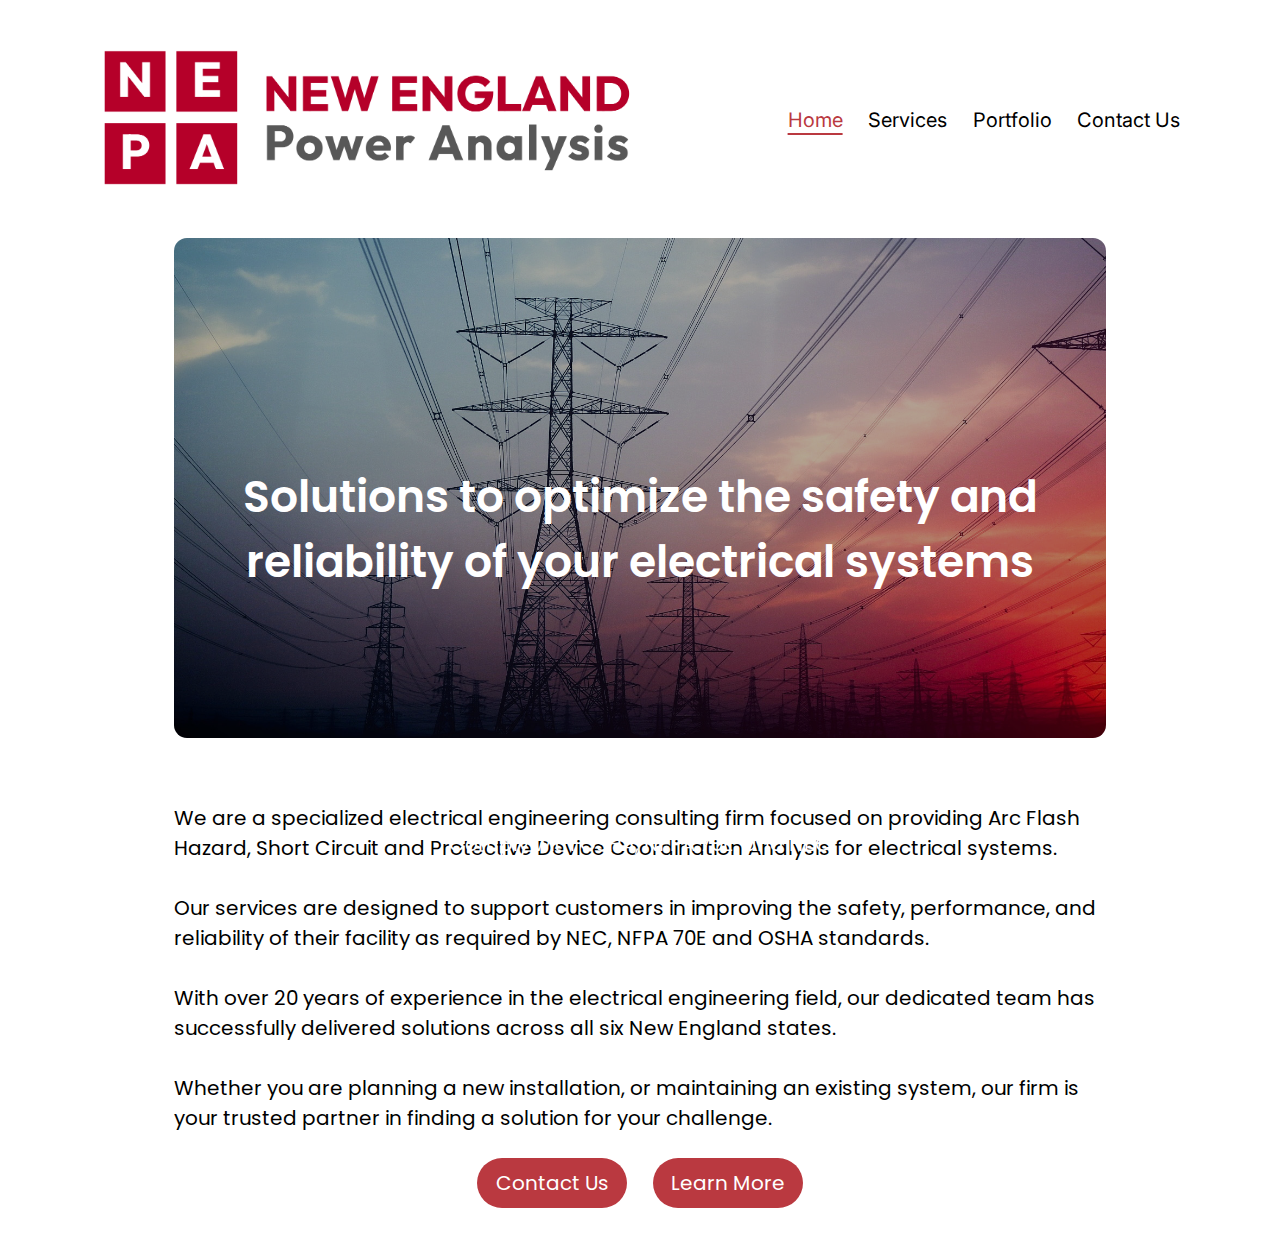
<file: index.html>
<!DOCTYPE html>
<html lang="en">
<head>
    <meta charset="UTF-8">
    <meta name="viewport" content="width=device-width, initial-scale=1.0">
    <title>NE Power Analysis | Home</title>
    <link rel="preconnect" href="https://fonts.googleapis.com">
    <link rel="preconnect" href="https://fonts.gstatic.com" crossorigin>
    <link href="https://fonts.googleapis.com/css2?family=Inter:ital,opsz,wght@0,14..32,100..900;1,14..32,100..900&display=swap" rel="stylesheet">
    <link href="https://fonts.googleapis.com/css2?family=Inter:ital,opsz,wght@0,14..32,100..900;1,14..32,100..900&family=Poppins:ital,wght@0,100;0,200;0,300;0,400;0,500;0,600;0,700;0,800;0,900;1,100;1,200;1,300;1,400;1,500;1,600;1,700;1,800;1,900&display=swap" rel="stylesheet">
    <link rel="stylesheet" href="stylesheet.css">
    <link rel="stylesheet" href="https://cdnjs.cloudflare.com/ajax/libs/font-awesome/4.7.0/css/font-awesome.min.css">
    
    <meta name="description" content="New England engineering consulting firm focused on providing Arc Flash Hazard, Short Circuit and Protective Device Coordination Analysis 
        to support customers in improving the safety, performance, and reliability of their facility as required by NEC, NFPA 70E and OSHA standards">
    <meta name="keywords" content="arc flash, short circuit, protective device coordination, OSHA compliant, NFPA 70E, power studies, power analysis, 
        power analyses, electrical equipment arc flash label, licensed electrical PE, electrical equipment safety, New England, North East, New Hampshire, 
        Maine, Vermont, Massachusetts, Rhode Island, Connecticut, SKM Power Tools analysis, ETAP, Easy power Analysis">
</head>
<body>
    <nav id="navbar">
        <a href="../index.html"><img src="/images/NEPAlogo.png" alt="NEPA Site Logo" id="navbar-picture"></a>
        <ul class="nav-links">
            <li><a href="index.html" id="index">Home</a></li>
            <li><a href="services.html" id="services">Services</a></li>
            <li><a href="portfolio.html" id="portfolio">Portfolio</a></li>
            <li><a href="contact.html" id="contact-us">Contact Us</a></li>
            <li><a href="javascript:void(0);" class="hamburger-button" onclick="hamburgerDropdown()">
                <i id="hamburgericon" class="fa fa-bars" style="font-size: 50px;"></i>
            </a></li>
        </ul>
    </nav>

    <nav id="hamburger-navbar">
        <ul class="hamburger-nav-links">
            <li><a href="index.html">Home</a></li>
            <li><a href="services.html">Services</a></li>
            <li><a href="portfolio.html">Portfolio</a></li>
            <li><a href="contact.html">Contact Us</a></li>
        </ul>
    </nav>




    

    <div id="about-us">
        <div id="image-container">
            <img id="about-us-photo" src="images/HP1.png" alt="NEPA about page stock photo">
            <h1 id="about-us-text">
                Solutions to optimize the safety and 
                reliability of your electrical systems
            </h1>
            <h2 id="about-us-subtext">Comply with OSHA, NFPA 70E, and NEC requirements</h2>
            <h2 id="about-us-subtext-small">Meet OSHA, NFPA 70E, NEC</h2>
        </div>
        <h2>
            We are a specialized electrical engineering consulting firm focused on providing Arc Flash Hazard, 
            Short Circuit and Protective Device Coordination Analysis for electrical systems.
            <br></br>
            Our services are designed to support customers in improving the safety, performance, and reliability of 
            their facility as required by NEC, NFPA 70E and OSHA standards.
            <br></br>
            With over 20 years of experience in the electrical engineering field, our dedicated team has 
            successfully delivered solutions across all six New England states.
            <br></br>
            Whether you are planning a new installation, or maintaining an existing system, 
            our firm is your trusted partner in finding a solution for your challenge.
        </h2>
    </div>








    <div id="main-buttons">
        <a href="contact.html"><div class="contact-us-button"><h3 class="contact-us-text">Contact Us</h3></div></a>
        <a href="services.html"><div class="contact-us-button"><h3 class="contact-us-text">Learn More</h3></div></a>
    </div>
</body>
<script>
    function hamburgerDropdown() {
        const hamburgerNavbar = document.getElementById("hamburger-navbar");
        hamburgerNavbar.classList.toggle("opened");
    }

    window.addEventListener("resize", () => {
        const hamburgerNavbar = document.getElementById("hamburger-navbar");
        if(window.innerWidth > 700) {
            hamburgerNavbar.classList.remove("opened");
        }
    })
</script>
<script>
    const links = document.querySelectorAll(".nav-links a, .hamburger-nav-links a");

    function normalizePath(path) {
        if (!path || path === "/" || path === "./") return "index";
        return path.replace(/^\.?\//, "").replace(/\.html$/, "").toLowerCase();
    }

    const currentPage = normalizePath(location.pathname);

    links.forEach(link => {
        const linkHref = link.getAttribute("href");
        const linkPage = normalizePath(linkHref);

        if (linkPage === currentPage) {
            link.classList.add("active-nav");
        }
    });
</script>
</html>
</file>
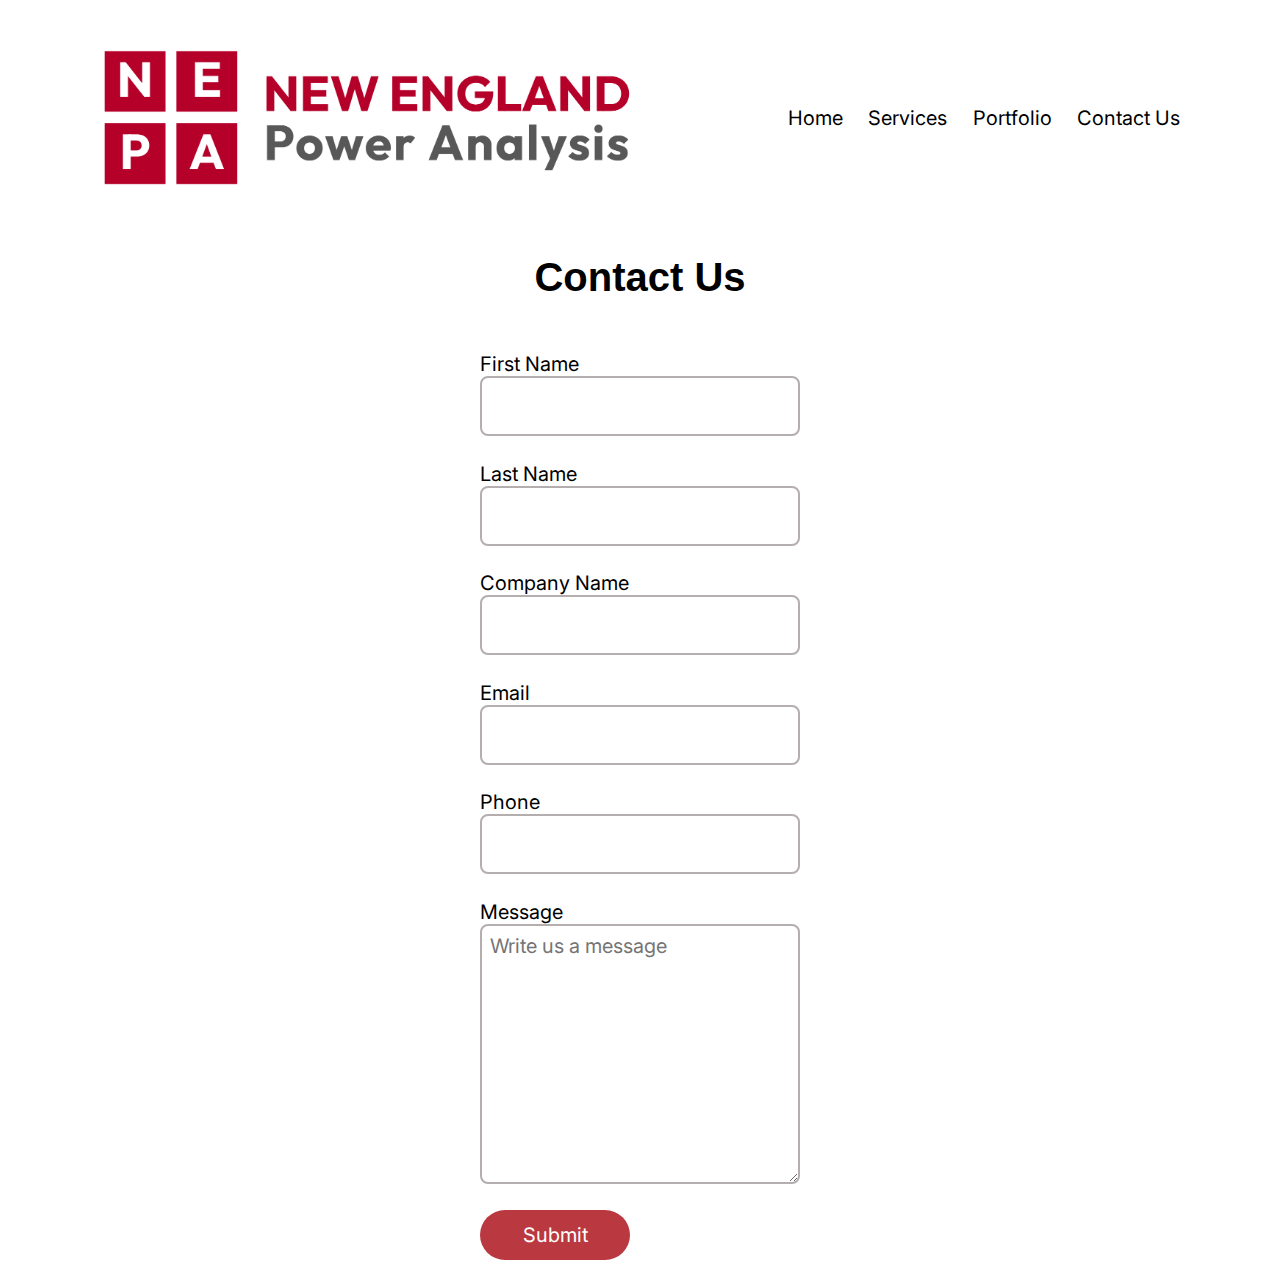
<file: contact.html>
<!DOCTYPE html>
<html lang="en">
<head>
    <meta charset="UTF-8">
    <meta name="viewport" content="width=device-width, initial-scale=1.0">
    <title>NE Power Analysis | Contact</title>
    <link rel="preconnect" href="https://fonts.googleapis.com">
    <link rel="preconnect" href="https://fonts.gstatic.com" crossorigin>
    <link href="https://fonts.googleapis.com/css2?family=Inter:ital,opsz,wght@0,14..32,100..900;1,14..32,100..900&display=swap" rel="stylesheet">
    <link rel="stylesheet" href="stylesheet.css">
    <link rel="stylesheet" href="https://cdnjs.cloudflare.com/ajax/libs/font-awesome/4.7.0/css/font-awesome.min.css">

</head>
<body>
    <nav id="navbar">
        <img src="/images/NEPAlogo.png" alt="NEPA Site Logo" id="navbar-picture">
        <ul class="nav-links">
            <li><a href="index.html" id="about">Home</a></li>
            <li><a href="services.html" id="services">Services</a></li>
            <li><a href="portfolio.html" id="portfolio">Portfolio</a></li>
            <li><a href="contact.html" id="contact-us">Contact Us</a></li>
            <li><a href="javascript:void(0);" class="hamburger-button" onclick="hamburgerDropdown()">
                <i class="fa fa-bars" style="font-size: 50px;"></i>
            </a></li>
        </ul>
    </nav>

    <nav id="hamburger-navbar">
        <ul class="hamburger-nav-links">
            <li><a href="index.html">Home</a></li>
            <li><a href="services.html">Services</a></li>
            <li><a href="portfolio.html">Portfolio</a></li>
            <li><a href="contact.html">Contact Us</a></li>
        </ul>
    </nav>

    <h1 id="contact-text">Contact Us</h1>
    <div id="contact-body">
        <!-- <div id="contact-image-div">
            
        </div> -->
        <div id="form-body">
            <form id="contact-form">
                <div>
                    <label for="first-name">First Name</label>
                    <input type="text" id="first-name" name="firstName" placeholder="">
                </div>
                <div>
                    <label for="last-name">Last Name</label>
                    <input type="text" id="last-name" name="lastName" placeholder="">
                </div>
                <div>
                    <label for="company-name">Company Name</label>
                    <input type="text" id="company-name" name="companyName" placeholder="">
                </div>
                <div>
                    <label for="email">Email</label>
                    <input type="text" id="email" name="email" placeholder="">
                </div>
                <div> 
                    <label for="phone">Phone</label>
                    <input type="text" id="phone" name="phone" placeholder="">
                </div>
                <div>
                    <label for="message">Message</label>
                    <textarea type="text" id="message" name="message" oninput="autoGrow(this)" placeholder="Write us a message"></textarea>
                </div>
                <div>
                    <input type="submit" value="Submit">
                </div>
            </form>
        </div>
    </div>
</body>
<script>
    function hamburgerDropdown() {
        const hamburgerNavbar = document.getElementById("hamburger-navbar");
        hamburgerNavbar.classList.toggle("opened");
    }

    window.addEventListener("resize", () => {
        const hamburgerNavbar = document.getElementById("hamburger-navbar");
        if(window.innerWidth > 700) {
            hamburgerNavbar.classList.remove("opened");
        }
    })
</script>
<script>
    const links = document.querySelectorAll(".nav-links a, .hamburger-nav-links a");
    const currentPage = location.pathname.split("/").pop(); // gets last part like "about.html"

    links.forEach(link => {
        const linkPage = link.getAttribute("href").replace(/\.html$/, ""); // Removes .html from ending
        if (linkPage === currentPage) {
            link.classList.add("active-nav");
        }
    });
</script>
<script>
    function autoGrow(element) {
        element.style.height = "5px"; // Resets height
        element.style.height = element.scrollHeight + "px";
    }
</script>
</html>
</file>
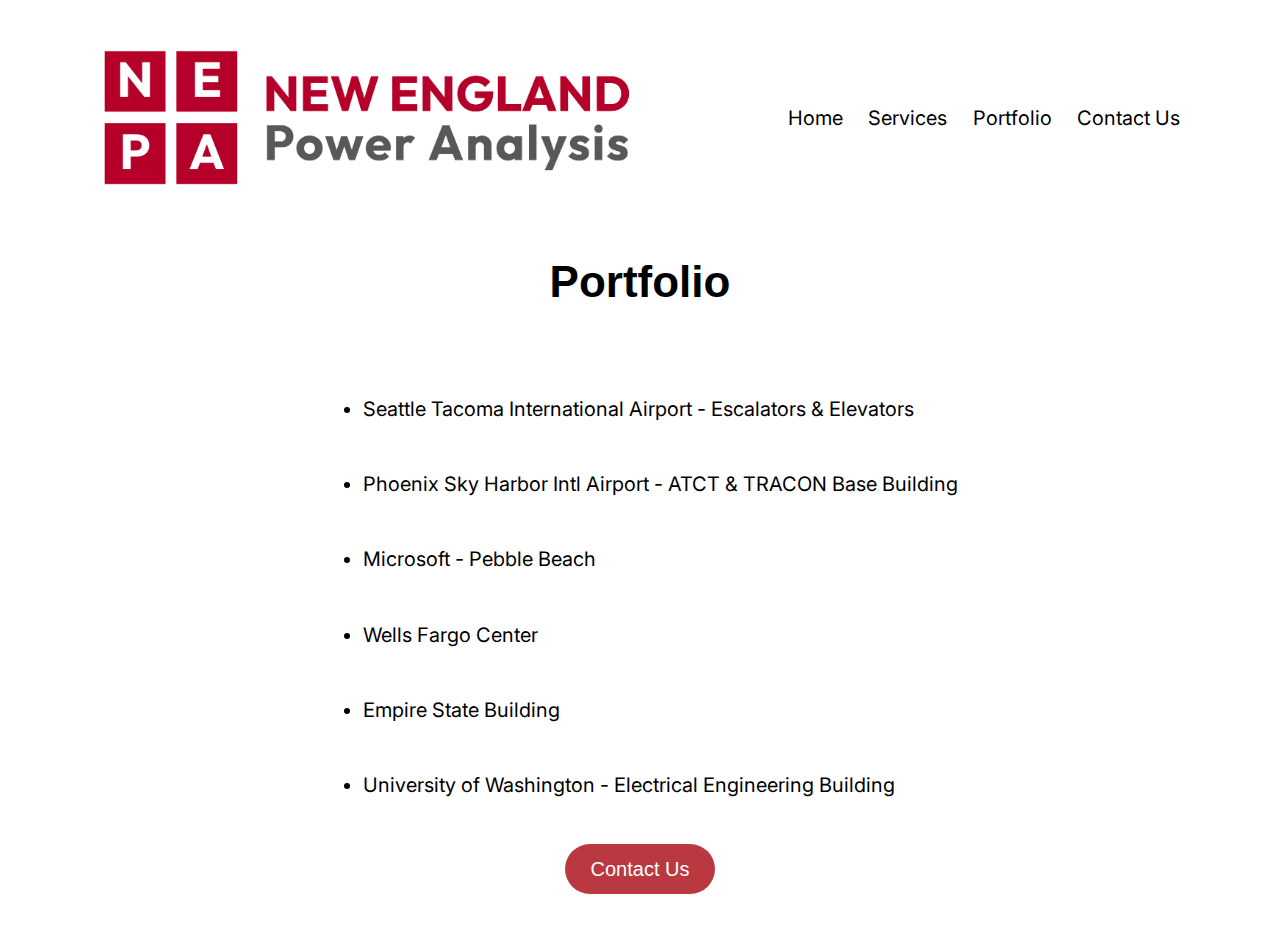
<file: portfolio.html>
<!DOCTYPE html>
<html lang="en">
<head>
    <meta charset="UTF-8">
    <meta name="viewport" content="width=device-width, initial-scale=1.0">
    <title>NE Power Studies | Portfolio</title>
    <link rel="preconnect" href="https://fonts.googleapis.com">
    <link rel="preconnect" href="https://fonts.gstatic.com" crossorigin>
    <link href="https://fonts.googleapis.com/css2?family=Inter:ital,opsz,wght@0,14..32,100..900;1,14..32,100..900&display=swap" rel="stylesheet">
    <link rel="stylesheet" href="stylesheet.css">
    <link rel="stylesheet" href="https://cdnjs.cloudflare.com/ajax/libs/font-awesome/4.7.0/css/font-awesome.min.css">
</head>
<body>
    <nav id="navbar">
        <img src="/images/NEPAlogo.png" alt="NEPA Site Logo" id="navbar-picture">
        <ul class="nav-links">
            <li><a href="index.html" id="about">Home</a></li>
            <li><a href="services.html" id="services">Services</a></li>
            <li><a href="portfolio.html" id="portfolio">Portfolio</a></li>
            <li><a href="contact.html" id="contact-us">Contact Us</a></li>
            <li><a href="javascript:void(0);" class="hamburger-button" onclick="hamburgerDropdown()">
                <i class="fa fa-bars" style="font-size: 50px;"></i>
            </a></li>
        </ul>
    </nav>

    <nav id="hamburger-navbar">
        <ul class="hamburger-nav-links">
            <li><a href="index.html">Home</a></li>
            <li><a href="services.html">Services</a></li>
            <li><a href="portfolio.html">Portfolio</a></li>
            <li><a href="contact.html">Contact Us</a></li>
        </ul>
    </nav>
    <h1 id="portfolio-text">Portfolio</h1>
    <div id="portfolio-body">
        <ul id="portfolio-list">
            <li>Seattle Tacoma International Airport - Escalators & Elevators</li>
            <li>Phoenix Sky Harbor Intl Airport - ATCT & TRACON Base Building</li>
            <li>Microsoft - Pebble Beach</li>
            <li>Wells Fargo Center</li>
            <li>Empire State Building</li>
            <li>University of Washington - Electrical Engineering Building</li>
        </ul>
        <a href="contact.html"><div class="contact-us-button"><h3 class="contact-us-text">Contact Us</h3></div></a>
    </div>

</body>
<script>
    function hamburgerDropdown() {
        const hamburgerNavbar = document.getElementById("hamburger-navbar");
        hamburgerNavbar.classList.toggle("opened");
    }

    window.addEventListener("resize", () => {
        const hamburgerNavbar = document.getElementById("hamburger-navbar");
        if(window.innerWidth > 700) {
            hamburgerNavbar.classList.remove("opened");
        }
    })
</script>
<script>
    const links = document.querySelectorAll(".nav-links a, .hamburger-nav-links a");
    const currentPage = location.pathname.split("/").pop(); // gets last part like "about.html"

    links.forEach(link => {
        const linkPage = link.getAttribute("href").replace(/\.html$/, ""); // Removes .html from ending
        if (linkPage === currentPage) {
            link.classList.add("active-nav");
        }
    });
</script>
</html>
</file>
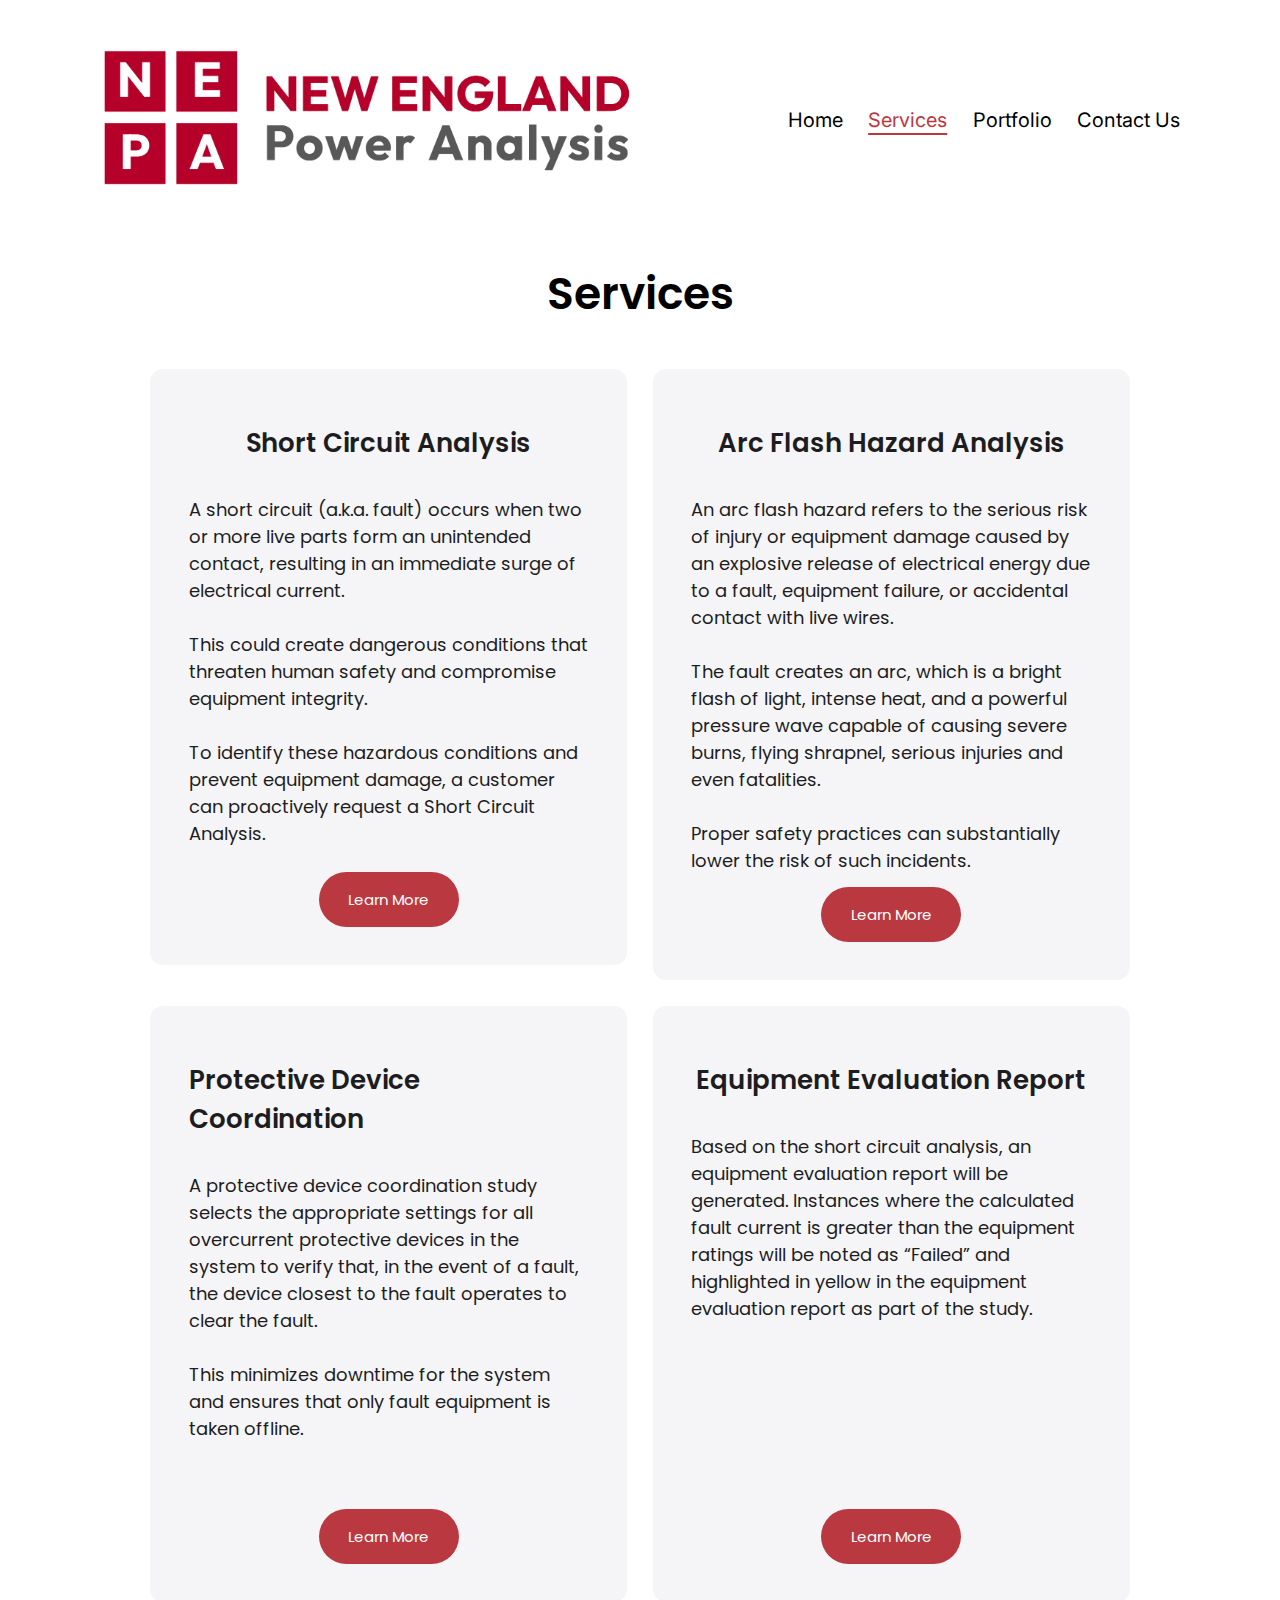
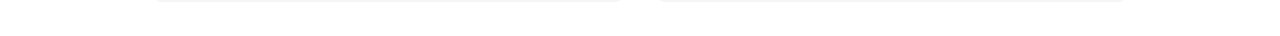
<file: services.html>
<!DOCTYPE html>
<html lang="en">
<head>
    <meta charset="UTF-8">
    <meta name="viewport" content="width=device-width, initial-scale=1.0">
    <title>NE Power Analysis | Services</title>
    <link rel="preconnect" href="https://fonts.googleapis.com">
    <link rel="preconnect" href="https://fonts.gstatic.com" crossorigin>
    <link href="https://fonts.googleapis.com/css2?family=Inter:ital,opsz,wght@0,14..32,100..900;1,14..32,100..900&display=swap" rel="stylesheet">
    <link href="https://fonts.googleapis.com/css2?family=Inter:ital,opsz,wght@0,14..32,100..900;1,14..32,100..900&family=Poppins:ital,wght@0,100;0,200;0,300;0,400;0,500;0,600;0,700;0,800;0,900;1,100;1,200;1,300;1,400;1,500;1,600;1,700;1,800;1,900&display=swap" rel="stylesheet">
    <link rel="stylesheet" href="stylesheet.css">
    <link rel="stylesheet" href="https://cdnjs.cloudflare.com/ajax/libs/font-awesome/4.7.0/css/font-awesome.min.css">

</head>
<body>
    <nav id="navbar">
        <a href="../index.html"><img src="/images/NEPAlogo.png" alt="NEPA Site Logo" id="navbar-picture"></a>
        <ul class="nav-links">
            <li><a href="index.html" id="index">Home</a></li>
            <li><a href="services.html" id="services">Services</a></li>
            <li><a href="portfolio.html" id="portfolio">Portfolio</a></li>
            <li><a href="contact.html" id="contact-us">Contact Us</a></li>
            <li><a href="javascript:void(0);" class="hamburger-button" onclick="hamburgerDropdown()">
                <i class="fa fa-bars" style="font-size: 50px;"></i>
            </a></li>
        </ul>
    </nav>

    <nav id="hamburger-navbar">
        <ul class="hamburger-nav-links">
            <li><a href="index.html">Home</a></li>
            <li><a href="services.html">Services</a></li>
            <li><a href="portfolio.html">Portfolio</a></li>
            <li><a href="contact.html">Contact Us</a></li>
        </ul>
    </nav>
    <h1 id="services-text">Services</h1>
    <div id="services-div">
        <a href="innerPages/service1.html"><div id="service1">
            <h1 class="service-heading">Short Circuit Analysis</h1>
            <h2 class="service-text-body">
               A short circuit (a.k.a. fault) occurs when two or more live parts 
                form an unintended contact, resulting in an 
                immediate surge of electrical current. 
             <br></br>    
                This could create dangerous conditions that threaten human safety 
                and compromise equipment integrity.
            <br></br>
                To identify these hazardous conditions and prevent equipment damage, a customer 
                can proactively request a Short Circuit Analysis.
            </h2>
            <div class="learn-more"><h3>Learn More</h3></div>
        </div></a>


        <a href="innerPages/service2.html"><div id="service4">
            <h1 class="service-heading">Arc Flash Hazard Analysis</h1>
            <h2 class="service-text-body">
                An arc flash hazard refers to the serious risk of injury or equipment 
                damage caused by an explosive release of electrical energy due to a fault, 
                equipment failure, or accidental contact with live wires. 
                <br></br>
                The fault creates an arc, which is a bright flash of light, intense heat, 
                and a powerful pressure wave capable of causing severe burns, flying shrapnel, 
                serious injuries and even fatalities.   
            <br></br>
                Proper safety practices can substantially lower the risk of such incidents.
            </h2>
            <div class="learn-more"><h3>Learn More</h3></div>
        </div></a>


        <a href="innerPages/service3.html"><div id="service3">
            <h1 class="service-heading">Protective Device Coordination</h1>
            <h2 class="service-text-body">
                A protective device coordination study selects the appropriate settings for all overcurrent
                protective devices in the system to verify that, in the event of a fault, the device closest
                to the fault operates to clear the fault. 
            <br></br>
                This minimizes downtime for the system and
                ensures that only fault equipment is taken offline.
                <!-- Furthermore, adjustments to the protective devices could be made to mitigate arc flash
                levels as much as possible while ensuring that system reliability and continuity is
                maintained. -->
            </h2>
            <div class="learn-more"><h3>Learn More</h3></div>
            
        </div></a>


        <a href="innerPages/service4.html"><div id="service2">
            <h1 class="service-heading">Equipment Evaluation Report</h1>
            <h2 class="service-text-body">
                Based on the short circuit analysis, an equipment evaluation report will be generated.
                Instances where the calculated fault current is greater than the equipment ratings will be
                noted as “Failed” and highlighted in yellow in the equipment evaluation report as part of
                the study.
            </h2>
            <div class="learn-more"><h3>Learn More</h3></div>
        </div></a>

        
    </div>

</body>
<script>
    function hamburgerDropdown() {
        const hamburgerNavbar = document.getElementById("hamburger-navbar");
        hamburgerNavbar.classList.toggle("opened");
    }

    window.addEventListener("resize", () => {
        const hamburgerNavbar = document.getElementById("hamburger-navbar");
        if(window.innerWidth > 700) {
            hamburgerNavbar.classList.remove("opened");
        }
    })
</script>
<script>
    const links = document.querySelectorAll(".nav-links a, .hamburger-nav-links a");

    const currentPage = location.pathname.split("/").pop() || "index";

    links.forEach(link => {
        let linkPage = link.getAttribute("href")
            ?.replace(/^\.?\//, "")      // remove leading ./ or /
            .replace(/\.html$/, "");     // remove .html

        let current = currentPage.replace(/\.html$/, ""); // remove .html too for clean match

        if (linkPage === current) {
            link.classList.add("active-nav");
        }
    });
</script>
</html>
</file>
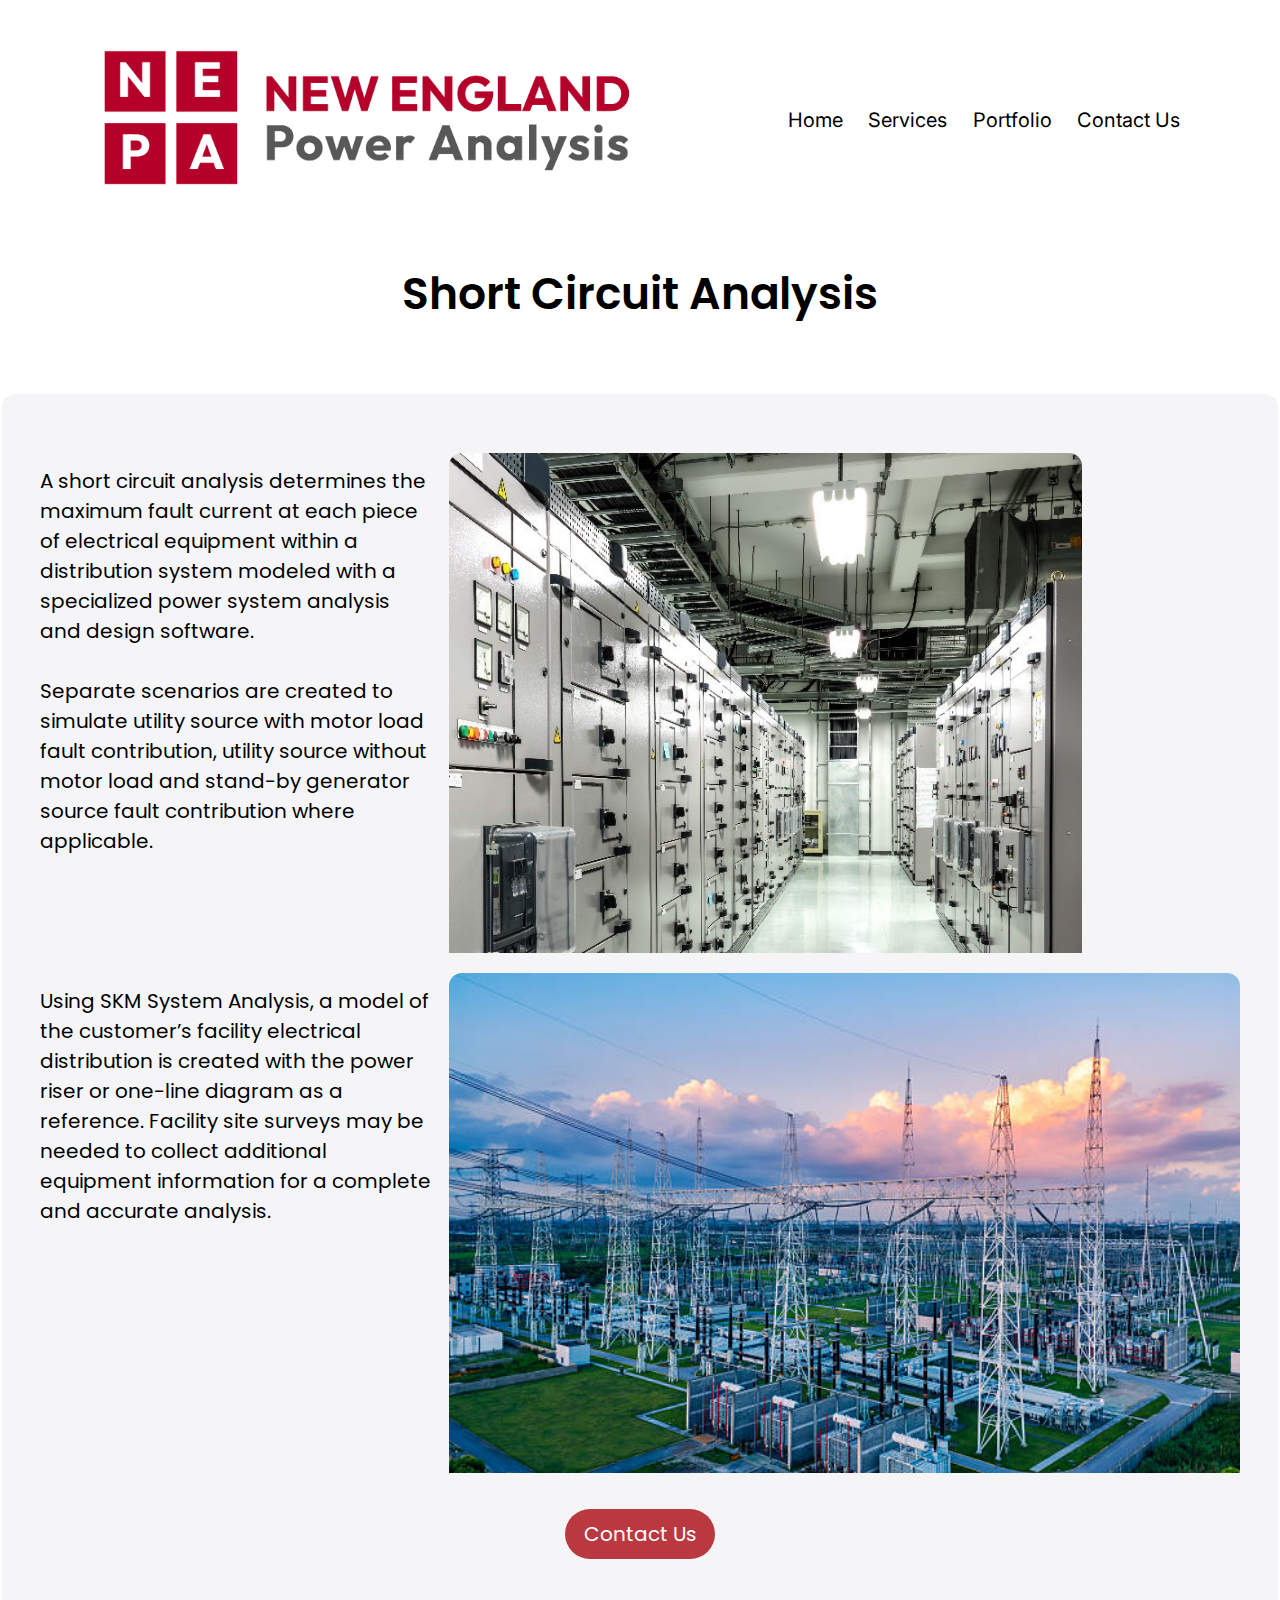
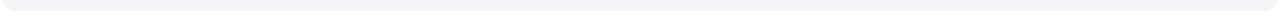
<file: innerPages/service1.html>
<!DOCTYPE html>
<html lang="en">
<head>
    <meta charset="UTF-8">
    <meta name="viewport" content="width=device-width, initial-scale=1.0">
    <title>NEPA | Short Circuit Analysis</title>
    <link rel="preconnect" href="https://fonts.googleapis.com">
    <link rel="preconnect" href="https://fonts.gstatic.com" crossorigin>
    <link href="https://fonts.googleapis.com/css2?family=Inter:ital,opsz,wght@0,14..32,100..900;1,14..32,100..900&display=swap" rel="stylesheet">
    <link href="https://fonts.googleapis.com/css2?family=Inter:ital,opsz,wght@0,14..32,100..900;1,14..32,100..900&family=Poppins:ital,wght@0,100;0,200;0,300;0,400;0,500;0,600;0,700;0,800;0,900;1,100;1,200;1,300;1,400;1,500;1,600;1,700;1,800;1,900&display=swap" rel="stylesheet">
    <link rel="stylesheet" href="../stylesheet.css">
    <link rel="stylesheet" href="https://cdnjs.cloudflare.com/ajax/libs/font-awesome/4.7.0/css/font-awesome.min.css">

</head>
<body>
    <nav id="navbar">
        <a href="../index.html"><img src="/images/NEPAlogo.png" alt="NEPA Site Logo" id="navbar-picture"></a>
        <ul class="nav-links">
            <li><a href="../index.html" id="index">Home</a></li>
            <li><a href="../services.html" id="services">Services</a></li>
            <li><a href="../portfolio.html" id="portfolio">Portfolio</a></li>
            <li><a href="../contact.html" id="contact-us">Contact Us</a></li>
            <li><a href="javascript:void(0);" class="hamburger-button" onclick="hamburgerDropdown()">
                <i class="fa fa-bars" style="font-size: 50px;"></i>
            </a></li>
        </ul>
    </nav>

    <nav id="hamburger-navbar">
        <ul class="hamburger-nav-links">
            <li><a href="../index.html">Home</a></li>
            <li><a href="../services.html">Services</a></li>
            <li><a href="../portfolio.html">Portfolio</a></li>
            <li><a href="../contact.html">Contact Us</a></li>
        </ul>
    </nav>
    <h1 id="services-text">Short Circuit Analysis</h1>

    <div class="container">
        <div id="main-service-content">
            <div class="service-row">
                <div class="service-text">
                    <h1>
                        A short circuit analysis determines the maximum fault current 
                        at each piece of electrical equipment within a distribution system 
                        modeled with a specialized power system analysis and design software. 
                        <br></br>
                        Separate scenarios are created to simulate utility source with motor 
                        load fault contribution, utility source without motor load and stand-by 
                        generator source fault contribution where applicable.
                        <br></br>
                     
                        
                    </h1>
                </div>
                <div class="service-image">
                    <img src="../images/SCA1.png" style="width: 80%; height: auto; border-radius: 13px;">
                </div>
            </div>
            
            <div class="service-row">
                <div class="service-text">
                    <h1> Using SKM System Analysis, a model of the customer’s facility electrical distribution is 
                        created with the power riser or one-line diagram as a reference. 
                        Facility site surveys may be needed to collect additional equipment information for a 
                        complete and accurate analysis.
                    </h1>
                </div>
                <div class="service-image">
                    <img src="../images/temp.jpg" style="width: 100%; height: auto; border-radius: 13px;">
                </div>
            </div>
            <br></br>
            <a href="../contact.html"><div class="contact-us-button"><h3 class="contact-us-text">Contact Us</h3></div></a>
        </div>
    </div>
</body>
<script>
    function hamburgerDropdown() {
        const hamburgerNavbar = document.getElementById("hamburger-navbar");
        hamburgerNavbar.classList.toggle("opened");
    }

    window.addEventListener("resize", () => {
        const hamburgerNavbar = document.getElementById("hamburger-navbar");
        if(window.innerWidth > 700) {
            hamburgerNavbar.classList.remove("opened");
        }
    })
</script>

</html>
</file>
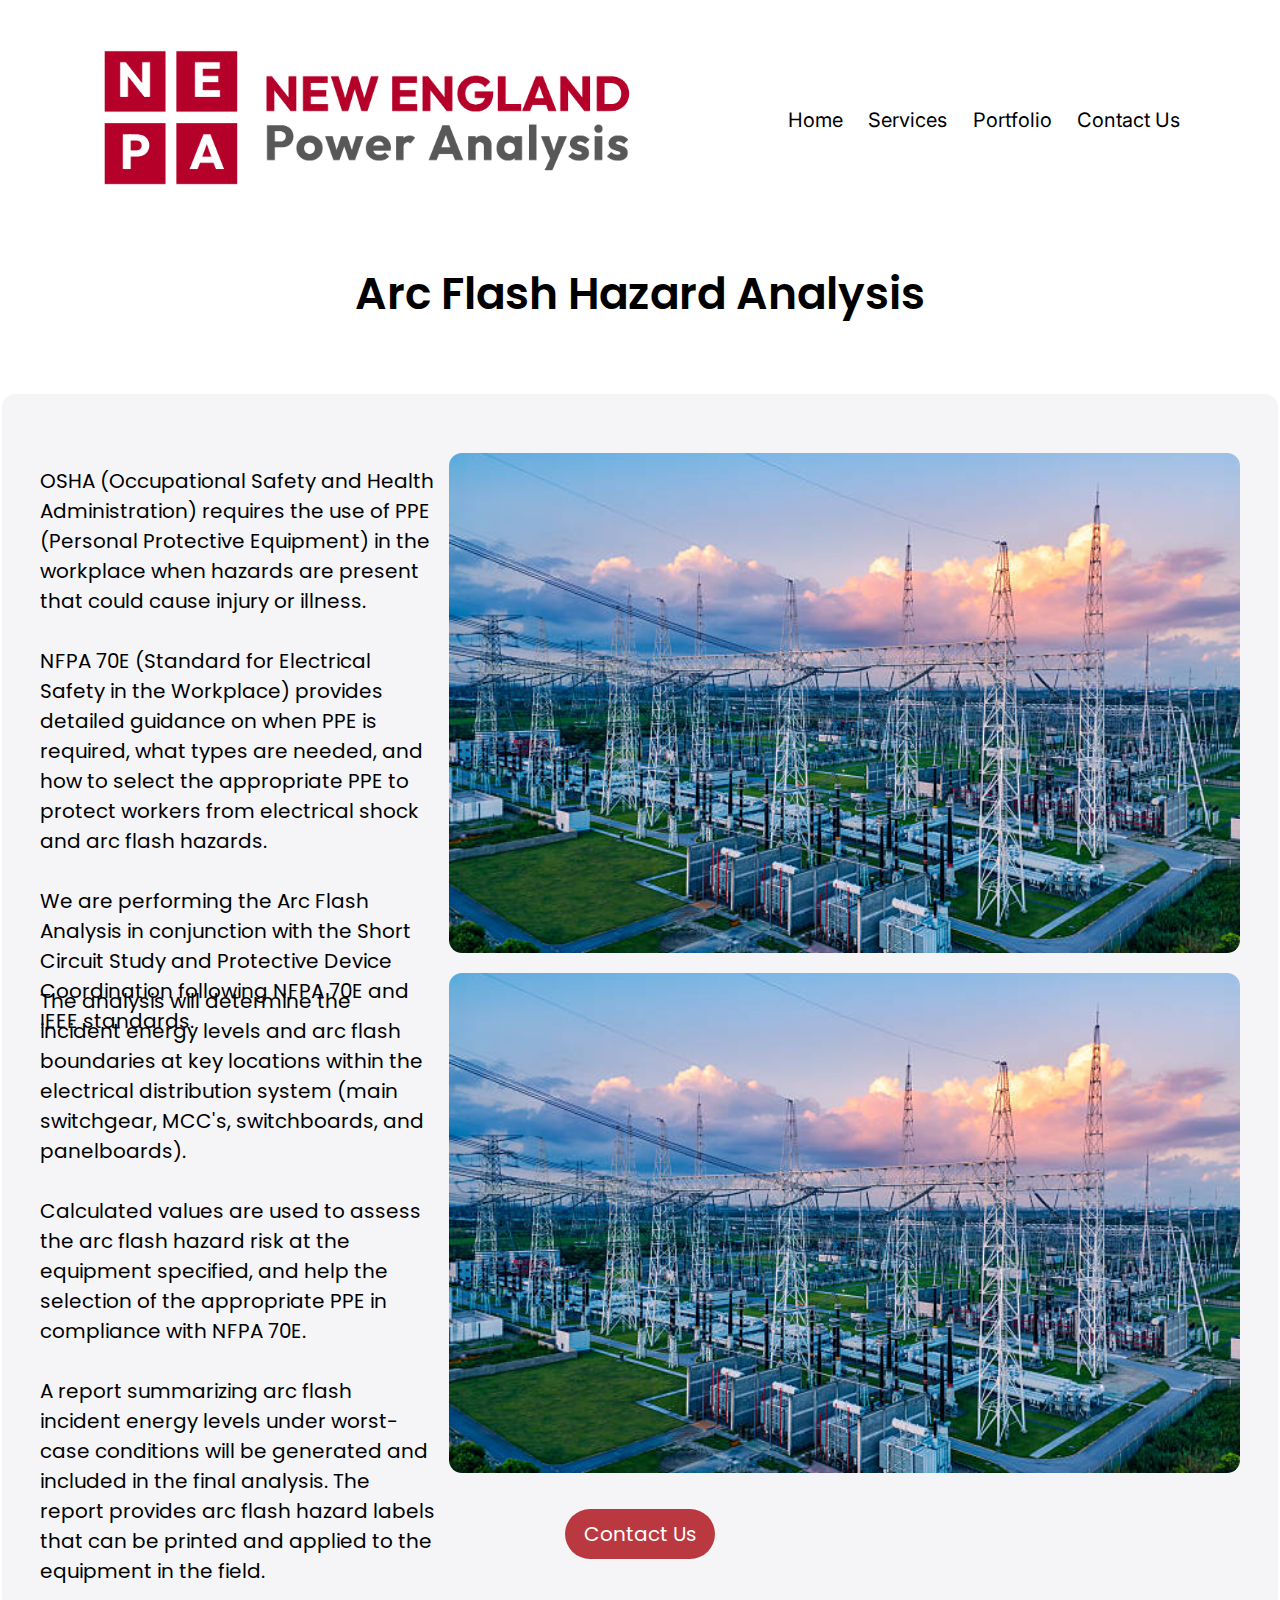
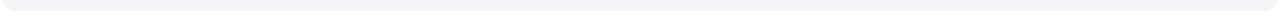
<file: innerPages/service2.html>
<!DOCTYPE html>
<html lang="en">
<head>
    <meta charset="UTF-8">
    <meta name="viewport" content="width=device-width, initial-scale=1.0">
    <title>NEPA | Arc Flash Hazard Analysis</title>
    <link rel="preconnect" href="https://fonts.googleapis.com">
    <link rel="preconnect" href="https://fonts.gstatic.com" crossorigin>
    <link href="https://fonts.googleapis.com/css2?family=Inter:ital,opsz,wght@0,14..32,100..900;1,14..32,100..900&display=swap" rel="stylesheet">
    <link href="https://fonts.googleapis.com/css2?family=Inter:ital,opsz,wght@0,14..32,100..900;1,14..32,100..900&family=Poppins:ital,wght@0,100;0,200;0,300;0,400;0,500;0,600;0,700;0,800;0,900;1,100;1,200;1,300;1,400;1,500;1,600;1,700;1,800;1,900&display=swap" rel="stylesheet">
    <link rel="stylesheet" href="../stylesheet.css">
    <link rel="stylesheet" href="https://cdnjs.cloudflare.com/ajax/libs/font-awesome/4.7.0/css/font-awesome.min.css">

</head>
<body>
    <nav id="navbar">
        <a href="../index.html"><img src="/images/NEPAlogo.png" alt="NEPA Site Logo" id="navbar-picture"></a>
        <ul class="nav-links">
            <li><a href="../index.html" id="index">Home</a></li>
            <li><a href="../services.html" id="services">Services</a></li>
            <li><a href="../portfolio.html" id="portfolio">Portfolio</a></li>
            <li><a href="../contact.html" id="contact-us">Contact Us</a></li>
            <li><a href="javascript:void(0);" class="hamburger-button" onclick="hamburgerDropdown()">
                <i class="fa fa-bars" style="font-size: 50px;"></i>
            </a></li>
        </ul>
    </nav>

    <nav id="hamburger-navbar">
        <ul class="hamburger-nav-links">
            <li><a href="../index.html">Home</a></li>
            <li><a href="../services.html">Services</a></li>
            <li><a href="../portfolio.html">Portfolio</a></li>
            <li><a href="../contact.html">Contact Us</a></li>
        </ul>
    </nav>
    <h1 id="services-text">Arc Flash Hazard Analysis</h1>

    <div class="container">
        <div id="main-service-content">
            <div class="service-row">
                <div class="service-text">
                    <h1>OSHA (Occupational Safety and Health Administration) requires the use of 
                        PPE (Personal Protective Equipment) in the workplace when hazards are present 
                        that could cause injury or illness.
                        <br></br>
                        NFPA 70E (Standard for Electrical Safety in the Workplace) provides detailed guidance on when PPE is required, what types are needed, 
                        and how to select the appropriate PPE to protect workers from electrical shock and arc flash hazards.
                        <br></br>
                        We are performing the Arc Flash Analysis in conjunction with the Short Circuit Study and Protective Device 
                        Coordination following NFPA 70E and IEEE standards.
                    </h1>
                </div>
                <div class="service-image">
                    <img src="../images/temp.jpg" style="border-radius: 13px; width:100%;
                    height:100%;
                    object-fit: cover;
                    overflow: hidden;">
                </div>
            </div>
            
            <div class="service-row">
                <div class="service-text">
                    <h1>The analysis will determine the incident energy levels and arc flash boundaries at key locations within the 
                        electrical distribution system (main switchgear, MCC's, switchboards, and panelboards).
                        <br></br>
                        Calculated values are used to assess the arc flash hazard risk at the equipment specified, and help the selection 
                        of the appropriate PPE in compliance with NFPA 70E.
                        <br></br>
                        A report summarizing arc flash incident energy levels under worst-case conditions will be generated and included in 
                        the final analysis. The report provides arc flash hazard labels that can be printed and applied to the equipment in the field.
                    </h1>
                </div>
                <div class="service-image">
                    <img src="../images/temp.jpg" style="border-radius: 13px; width:100%;
                    height:100%;
                    object-fit: cover;
                    overflow: hidden;">
                </div>
            </div>
            <br></br>
            <a href="../contact.html"><div class="contact-us-button"><h3 class="contact-us-text">Contact Us</h3></div></a>
        </div>
    </div>

</body>
<script>
    function hamburgerDropdown() {
        const hamburgerNavbar = document.getElementById("hamburger-navbar");
        hamburgerNavbar.classList.toggle("opened");
    }

    window.addEventListener("resize", () => {
        const hamburgerNavbar = document.getElementById("hamburger-navbar");
        if(window.innerWidth > 700) {
            hamburgerNavbar.classList.remove("opened");
        }
    })
</script>

</html>
</file>
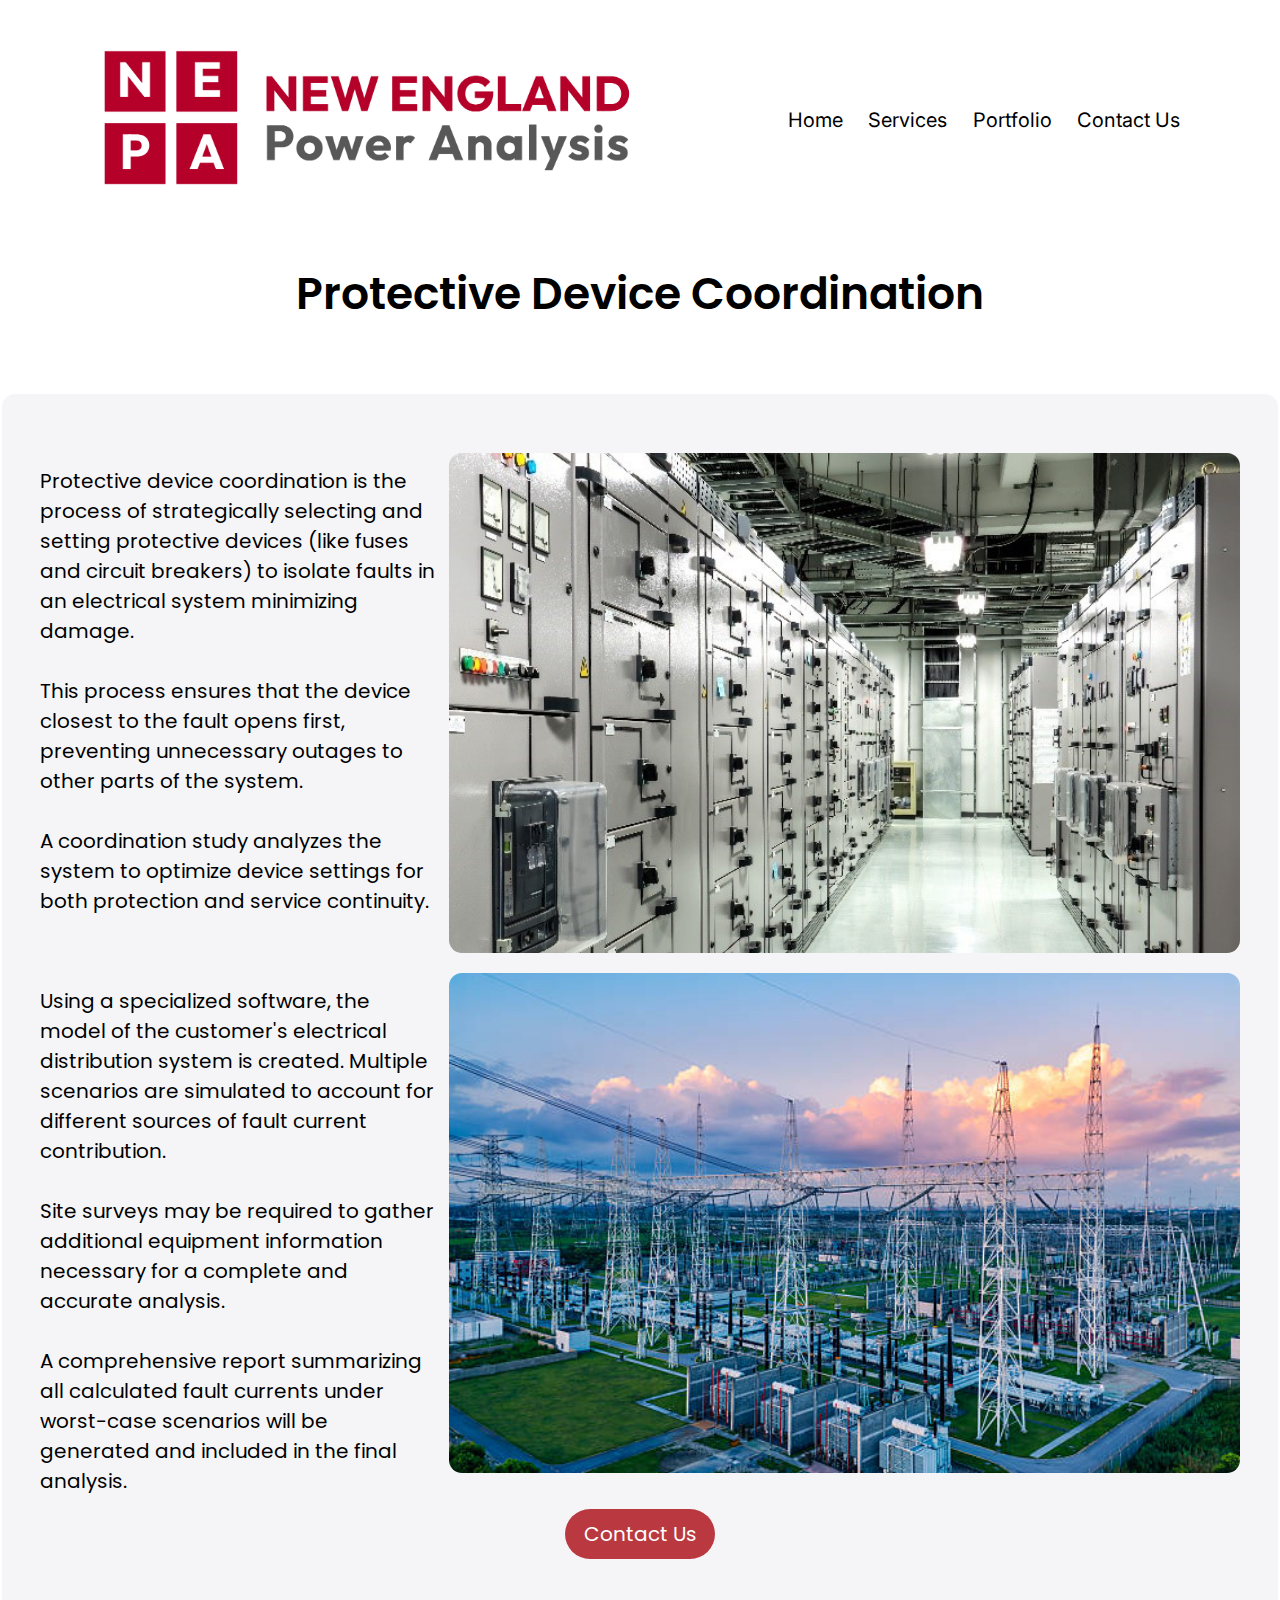
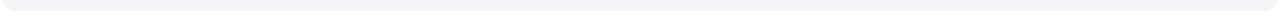
<file: innerPages/service3.html>
<!DOCTYPE html>
<html lang="en">
<head>
    <meta charset="UTF-8">
    <meta name="viewport" content="width=device-width, initial-scale=1.0">
    <title>NEPA | Protective Device Coordination</title>
    <link rel="preconnect" href="https://fonts.googleapis.com">
    <link rel="preconnect" href="https://fonts.gstatic.com" crossorigin>
    <link href="https://fonts.googleapis.com/css2?family=Inter:ital,opsz,wght@0,14..32,100..900;1,14..32,100..900&display=swap" rel="stylesheet">
    <link href="https://fonts.googleapis.com/css2?family=Inter:ital,opsz,wght@0,14..32,100..900;1,14..32,100..900&family=Poppins:ital,wght@0,100;0,200;0,300;0,400;0,500;0,600;0,700;0,800;0,900;1,100;1,200;1,300;1,400;1,500;1,600;1,700;1,800;1,900&display=swap" rel="stylesheet">
    <link rel="stylesheet" href="../stylesheet.css">
    <link rel="stylesheet" href="https://cdnjs.cloudflare.com/ajax/libs/font-awesome/4.7.0/css/font-awesome.min.css">

</head>
<body>
    <nav id="navbar">
        <a href="../index.html"><img src="/images/NEPAlogo.png" alt="NEPA Site Logo" id="navbar-picture"></a>
        <ul class="nav-links">
            <li><a href="../index.html" id="index">Home</a></li>
            <li><a href="../services.html" id="services">Services</a></li>
            <li><a href="../portfolio.html" id="portfolio">Portfolio</a></li>
            <li><a href="../contact.html" id="contact-us">Contact Us</a></li>
            <li><a href="javascript:void(0);" class="hamburger-button" onclick="hamburgerDropdown()">
                <i class="fa fa-bars" style="font-size: 50px;"></i>
            </a></li>
        </ul>
    </nav>

    <nav id="hamburger-navbar">
        <ul class="hamburger-nav-links">
            <li><a href="../index.html">Home</a></li>
            <li><a href="../services.html">Services</a></li>
            <li><a href="../portfolio.html">Portfolio</a></li>
            <li><a href="../contact.html">Contact Us</a></li>
        </ul>
    </nav>
    <h1 id="services-text">Protective Device Coordination</h1>

    <div class="container">
        <div id="main-service-content">
            <div class="service-row">
                <div class="service-text">
                    <h1>
                        Protective device coordination is the process of strategically selecting and setting 
                        protective devices (like fuses and circuit breakers) to isolate faults in an electrical 
                        system minimizing damage.
                        <br></br>
                        This process ensures that the device closest to the fault opens first, preventing 
                        unnecessary outages to other parts of the system. 
                        <br></br>
                        A coordination study analyzes the system to optimize device settings for both protection 
                        and service continuity.
                        <br></br>
                    </h1>
                </div>
                <div class="service-image">
                    <img src="../images/SCA1.png" style="border-radius: 13px; width:100%;
                    height:100%;
                    object-fit: cover;
                    overflow: hidden;">
                </div>
            </div>
            
            <div class="service-row">
                <div class="service-text">
                    <h1>
                        Using a specialized software, the model of the customer's electrical distribution 
                        system is created. Multiple scenarios are simulated to account for different sources 
                        of fault current contribution. 
                        <br></br>
                        Site surveys may be required to gather additional equipment information necessary for 
                        a complete and accurate analysis.
                        <br></br>
                        A comprehensive report summarizing all calculated fault currents under worst-case scenarios 
                        will be generated and included in the final analysis.
                    </h1>
                </div>
                <div class="service-image">
                    <img src="../images/temp.jpg" style="border-radius: 13px; width:100%;
                    height:100%;
                    object-fit: cover;
                    overflow: hidden;">
                </div>
            </div>
            <br></br>
            <a href="../contact.html"><div class="contact-us-button"><h3 class="contact-us-text">Contact Us</h3></div></a>
        </div>
    </div>

</body>
<script>
    function hamburgerDropdown() {
        const hamburgerNavbar = document.getElementById("hamburger-navbar");
        hamburgerNavbar.classList.toggle("opened");
    }

    window.addEventListener("resize", () => {
        const hamburgerNavbar = document.getElementById("hamburger-navbar");
        if(window.innerWidth > 700) {
            hamburgerNavbar.classList.remove("opened");
        }
    })
</script>

</html>
</file>
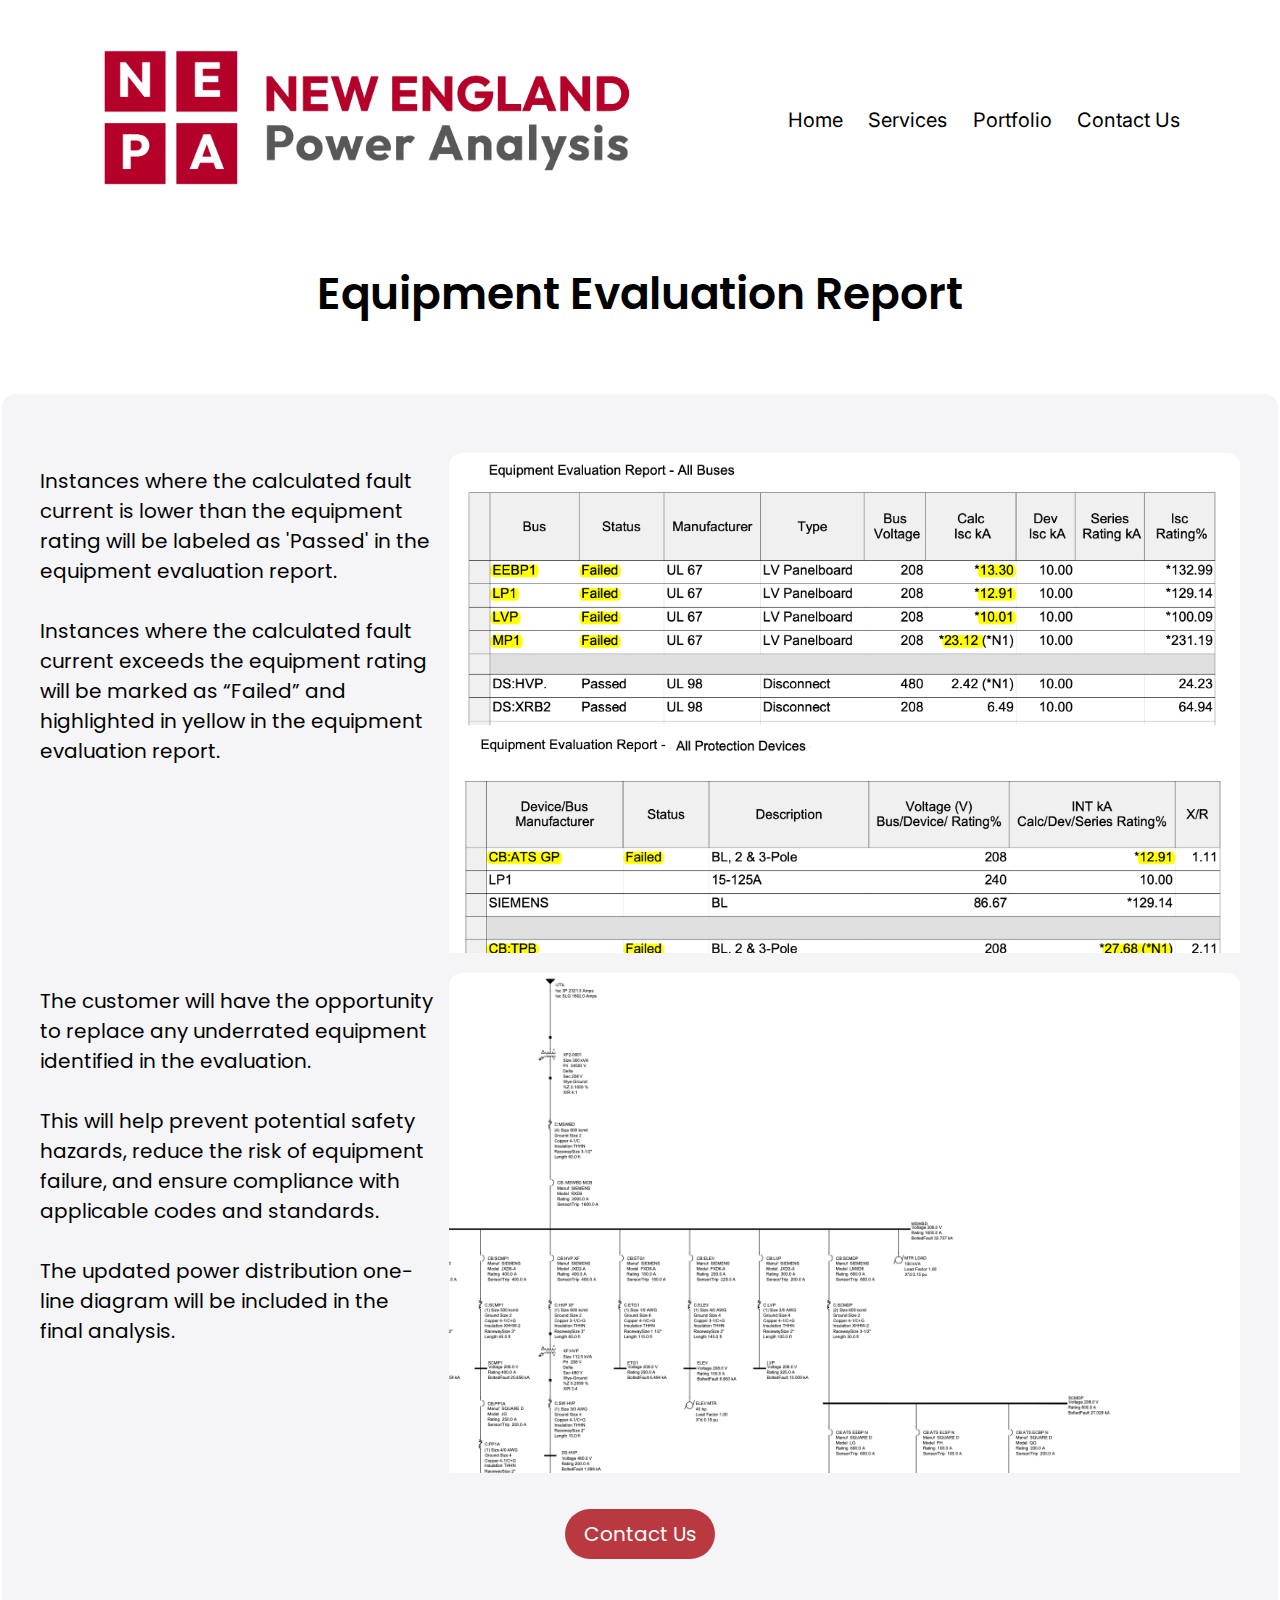
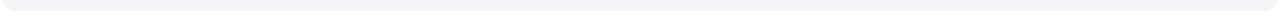
<file: innerPages/service4.html>
<!DOCTYPE html>
<html lang="en">
<head>
    <meta charset="UTF-8">
    <meta name="viewport" content="width=device-width, initial-scale=1.0">
    <title>NEPA | Equipment Evaluation Report</title>
    <link rel="preconnect" href="https://fonts.googleapis.com">
    <link rel="preconnect" href="https://fonts.gstatic.com" crossorigin>
    <link href="https://fonts.googleapis.com/css2?family=Inter:ital,opsz,wght@0,14..32,100..900;1,14..32,100..900&display=swap" rel="stylesheet">
    <link href="https://fonts.googleapis.com/css2?family=Inter:ital,opsz,wght@0,14..32,100..900;1,14..32,100..900&family=Poppins:ital,wght@0,100;0,200;0,300;0,400;0,500;0,600;0,700;0,800;0,900;1,100;1,200;1,300;1,400;1,500;1,600;1,700;1,800;1,900&display=swap" rel="stylesheet">
    <link rel="stylesheet" href="../stylesheet.css">
    <link rel="stylesheet" href="https://cdnjs.cloudflare.com/ajax/libs/font-awesome/4.7.0/css/font-awesome.min.css">

</head>
<body>
    <nav id="navbar">
        <a href="../index.html"><img src="/images/NEPAlogo.png" alt="NEPA Site Logo" id="navbar-picture"></a>
        <ul class="nav-links">
            <li><a href="../index.html" id="index">Home</a></li>
            <li><a href="../services.html" id="services">Services</a></li>
            <li><a href="../portfolio.html" id="portfolio">Portfolio</a></li>
            <li><a href="../contact.html" id="contact-us">Contact Us</a></li>
            <li><a href="javascript:void(0);" class="hamburger-button" onclick="hamburgerDropdown()">
                <i class="fa fa-bars" style="font-size: 50px;"></i>
            </a></li>
        </ul>
    </nav>

    <nav id="hamburger-navbar">
        <ul class="hamburger-nav-links">
            <li><a href="../index.html">Home</a></li>
            <li><a href="../services.html">Services</a></li>
            <li><a href="../portfolio.html">Portfolio</a></li>
            <li><a href="../contact.html">Contact Us</a></li>
        </ul>
    </nav>
    <h1 id="services-text">Equipment Evaluation Report</h1>

    <div class="container">
        <div id="main-service-content">
            <div class="service-row">
                <div class="service-text">
                    <h1>
                        Instances where the calculated fault current is lower than the equipment 
                        rating will be labeled as 'Passed' in the equipment evaluation report.
                        <br></br>
                       Instances where the calculated fault current exceeds the equipment rating will 
                       be marked as “Failed” and highlighted in yellow in the equipment evaluation report.
                        <br></br>
                       
                    </h1>
                </div>
                <div class="service-image">
                    <img src="../images/EE1.png" style="border-radius: 13px; width:100%;
                    height:auto;">
                </div>
            </div>
            
            <div class="service-row">
                <div class="service-text">
                    <h1>
                        The customer will have the opportunity to replace any underrated 
                        equipment identified in the evaluation. 
                        <br></br>
                        This will help prevent potential safety hazards, reduce the risk of equipment failure, and ensure 
                        compliance with applicable codes and standards.
                        <br></br>
                        The updated power distribution one-line diagram will be included in the final analysis.
                    </h1>
                </div>
                <div id="one-line-diagram-div" class="service-image">
                    <img id="one-line-diagram-image" src="../images/EE2.png" style="border-radius: 13px; width:100%;
                    height:auto;">
                </div>
            </div>
            <br></br>
            <a href="../contact.html"><div class="contact-us-button"><h3 class="contact-us-text">Contact Us</h3></div></a>
        </div>
    </div>
</body>
<script>
    function hamburgerDropdown() {
        const hamburgerNavbar = document.getElementById("hamburger-navbar");
        hamburgerNavbar.classList.toggle("opened");
    }

    window.addEventListener("resize", () => {
        const hamburgerNavbar = document.getElementById("hamburger-navbar");
        if(window.innerWidth > 700) {
            hamburgerNavbar.classList.remove("opened");
        }
    })
</script>
<script>
    const square = document.getElementById("one-line-diagram-div");
    const image = document.getElementById("one-line-diagram-image");

    square.addEventListener("click", (event) => {
        event.stopPropagation();
        resize();
    });
    toggled = false; 

    function resize() {
        console.log("hello");
        if(toggled) { /* Resets image div */ 
            console.log("one");
            square.style.width = "";
            square.style.position = "static";
            square.style['align-items'] = "";
            square.style.transform = "";
            toggled = false;
            image.style['border'] = ""; 
        }
        else if(window.innerWidth > 850) {
            console.log("two");
            square.style.display = "flex";
            square.style['align-items'] = "center";
            square.style.width = "min(1100px, 90vw)";
            square.style.position = "fixed";
            square.style.top = "50%";
            square.style.left = "50%";
            square.style.transform = "translate(-50%, -50%)";
            square.style["z-index"] = "9";
            toggled = true;
            image.style['border'] = "1px solid black"; 
        }
    }
    window.addEventListener("click", (event) => {
        if(event.target !== square) {
            checkForShrink();
        }
    });


    function checkForShrink() {
        if(toggled) {
            console.log("three");
            square.style.width = "";
            square.style.position = "static";
            square.style.transform = "";
            square.style['align-items'] = "";
            toggled = false;
            image.style['border'] = ""; 
        }
    }
</script>

</html>
</file>
<file: stylesheet.css>
body {
    background-color: white;
    /* #F5F5DC */
}

h1 {
    font-family: "Poppins", sans-serif;
    font-weight: 600;
    font-size: 1.7vw;
}

h2 {
    font-family: "Poppins", sans-serif;
    font-weight: 400;
    font-size: 1vw;
    margin-bottom: 1vw;
}

h3 {
    font-family: "Poppins", sans-serif;
    font-weight: 400;
    font-size: 1vw;
}

li > a{
    font-size: max(1vw, 20px);
    font-family: "Inter", sans-serif;
    text-decoration: none;
    color: black; 
    transform: scale(1);
    display: inline-block;
    transition: color 0.2s ease-in, transform 0.28s ease-in;
}

a {
    text-decoration: none;
}

li > a:hover {
    color: #888888;
    transform: scale(1.2);
}


#navbar {
    padding-top: 2vw;
    display:  flex;
    justify-content: space-between;
    align-items: center;
    padding-left: 6vw;
}

#hamburger-navbar {
    display: flex;
    flex-direction: column;
    align-items: flex-end;
    justify-content: flex-start;
    max-height: 0;
    opacity: 0;
    pointer-events: none; /* Disables clicking on hamburger dropdown */
    transition: max-height 0.4s ease, opacity 0.4s ease;
}

#hamburger-navbar.opened {
    max-height: 500px;
    opacity: 1;
    pointer-events: auto;
}

.nav-links {
    display: flex;
    justify-content: right;
    align-self: right;
    align-items: center;
    padding-right: 1.8vw;
    gap: 2vw;
    list-style-type: none;
}

.hamburger-nav-links {
    width: fit-content;
    display: flex;
    flex-direction: column;
    align-items: flex-end;
    gap: 2rem;
    padding-bottom: 2rem;
    padding-right: 10vw;
    list-style-type: none;
}

.hamburger-button {
    visibility: hidden;
}

.hamburger-button:hover {
    color: #888888;
}

#navbar-picture {
    width: max(44vw, 250px); 
    height: auto;
}

@media screen and (max-width: 1095px) { 
    .nav-links {
        margin-left: 0px;
        padding-left: 0px;
        padding-right: 10vw;
    }
    .hamburger-button {
        visibility: visible;
    }
    #index {
        display: none;
    }
    #services {
        display: none;
    }
    #portfolio {
        display: none;
    }
    #contact-us {
        display: none;
    }
}

/* ABOUT PAGE */
#about-us {
    display: flex;
    flex-direction: column;
    padding-left: 13vw;
    padding-top: 2.5vw;
    padding-right: 13vw;
    align-self: center;
    align-items: first baseline;
}

#about-us > h2 {
    font-size: 20px;
}

#image-container {
    display: flex;
    flex-direction: column;
    align-self: center;
    position: relative;
    text-align: center;
    color: white;
    justify-content: center;
    align-items: center;
}

#about-us-text {
    width: 90%;
    font-size: 44px;
    position: absolute;
    top: 50%;
    left: 50%;
    transform: translate(-50%, -60%);
}

#about-us-subtext {
    font-size: 20px;
    position: absolute;
    top: 50%;
    left: 50%;
    transform: translate(-50%, 500%);
}

#about-us-photo {
    filter: brightness(70%);
    max-width: 100%;
    height: 500px;
    width: 100%;
    margin-bottom: 0.5vw;
    border-radius: 13px;
    object-fit: cover;
}

#main-buttons {
    padding-top: 1vw;
    display: flex;
    justify-content: center;
    gap: 2vw;
}

/* Underlines active page */
.active-nav {
    text-decoration: underline;
    text-underline-offset: 6px; /* optional: space between text and underline */
    color: #BA3940;
}



/* SERVICES PAGE */
#services-text {
    text-align: center;
    padding-top: 2vw;
    display: flex;
    justify-content: center;
    font-size: 44px;
}


#services-div {
    height: auto;
    width: 100%;
    padding: 2vw;
    padding-top: 1vw;
    display: grid;
    gap: 2vw;
    grid-template-columns: auto auto;
    justify-content: center;
    justify-self: center;
}



#service1 {
    padding: 3vw;
    display: flex;
    flex-direction: column;
    color: #1d1d1f;
    grid-row: 1;
    background-color: #f5f5f7;
    height: fit-content;  /* 27vw */
    min-height: 520px;
    width: 400px;
    border-radius: 13px;
    transform: scale(1);
    transition: transform 0.3s;
    align-items: center;
}
#service1:hover {
    transform: scale(1.03);
}
#service2 {    
    display: flex;
    flex-direction: column;
    padding: 3vw;
    color: #1d1d1f;
    align-items: center;
    background-color: #f5f5f7;
    height: fit-content;    
    width: 400px;
    min-height: 520px;
    border-radius: 13px;
    transform: scale(1);
    transition: transform 0.3s ease-in;
}
#service2:hover {
    transform: scale(1.03);
}
#service3 {
    display: flex;
    flex-direction: column;
    padding: 3vw;
    color: #1d1d1f;
    align-items: center;
    background-color: #f5f5f7;
    height: fit-content;    
    width: 400px;
    min-height: 520px;
    border-radius: 13px;
    transform: scale(1);
    transition: transform 0.3s;
}
#service3:hover {
    transform: scale(1.03);
}
#service4 {
    display: flex;
    flex-direction: column;
    padding: 3vw;
    color: #1d1d1f;
    align-items: center;
    background-color: #f5f5f7;
    height: fit-content;    
    width: 400px;
    min-height: 520px;
    border-radius: 13px;
    transform: scale(1);
    transition: transform 0.3s;
}
#service4:hover {
    transform: scale(1.03);
}

.learn-more {
    margin-top: auto; /* Pushes card to bottom*/
    margin-bottom: 0vw;
    display: flex;
    background-color: #BA3940;
    border-radius: 900px;
    height: 55px;
    width: 140px;
    justify-content: center;
    align-items: center;
    color: white;
}

.learn-more > h3 {
    font-size: 15px;
}


@media (max-width: 675px) {
    #about-us-subtext {
        transform: translate(-50%, 200%);
    }
}
@media (max-width: 500px) {
    #about-us-subtext {
        transform: translate(-50%, 280%);
    }
}

@media (max-width: 960px) {
    #services-div {
        grid-template-columns: 1fr;
        justify-items: center;
    }
    #services-div > a > div {
        min-height: 100vw;
        height: fit-content;
        width: 85vw;
        align-items: center;
        margin: 0 auto;
        text-align: center;
    }
    #services-div > a > div > h1 {
        font-size: 5vw;
    }
    #services-div > a > div > h2 { 
        font-size: 3vw;
    }

    .learn-more {
        margin-bottom: 2vw;
        height: 7.69vw;
        width: 20vw;
    }
    #about-us {
        padding-left: 10vw;
        padding-right: 10vw;
    }
    #about-us-photo {
        margin-top: 10vw;
    }
    #about-us-text {
        font-size: 30px;
    }
    #about-us > h2 {
        font-size: 20px;
    }
    #hamburger-icon {
        font-size: 25px;
    }
    h3 {
        font-size: 2vw;
    }
}


@media (max-width: 500px) { 
    .learn-more > h3{
        font-size: 3.3vw;
    }
    .learn-more {
        height: 9.6vw;
        width: 25vw;
    }
    #services-div > a > div > h2 { 
        font-size: 4vw;
    }
}

/* PORTFOLIO PAGE */

#portfolio-text {
    display: flex;
    justify-content: center;
    padding-top: 2vw;
    font-size: 44px;
}

#portfolio-list {
    display: flex;
    flex-direction: column;
    justify-self: center;
    padding-top: 1vw;
    font-family: "Inter", sans-serif;
    font-weight: 400;
    font-size: 1.7vw;
}

#portfolio-list > li {
    margin: 2vw;
    font-size: 20px;
}

#portfolio-body {
    display: flex;
    flex-direction: column;
    align-items: center;
}

#portfolio-bubble {
    background-color: #f5f5f7;
    padding: 10px;
    border-radius: 13px;
    flex-direction: column;
    display: flex;
    align-items: center;
}


.contact-us-button {
    margin-bottom: 40px;
    display: flex;
    background-color: #BA3940;
    border-radius: 900px;
    height: 50px;
    width: 150px;
    justify-content: center;
    align-items: center;
    color: white;
    transform: scale(1);
    transition: transform 0.3s;
}

.contact-us-button:hover {
    transform: scale(1.03);
}



/* CONTACT US  PAGE */
#contact-text {
    display: flex;
    justify-content: center;
    padding-top: 2vw;
    font-size: 40px;
}

.contact-us-text {
    font-size: 20px !important;
}

#contact-body {
    display: flex;
    justify-content: center;
    width: 100%;
    padding-top: 1vw;
    display: flex;
    flex-direction: row;
}

#contact-form {
    display: flex;
    flex-direction: column;
    justify-content: center;
    
}

#contact-body > #form-body > #contact-form > div {
    display: flex;
    flex-direction: column;
    margin: 1vw;
}

label { 
    font-family: "Inter", sans-serif;
    font-weight: 400;
    font-size: 20px;
}

input {
    border-radius: 8px;
    border-color: rgb(180, 174, 174);
    border-style: solid;
    border-width: 2px;
}

input[type=submit] {
    background-color:  #BA3940;
    border-radius: 200px;
    height: 50px;
    width: 150px;
    justify-content: center;
    align-items: center;
    color: white;
    border-width: 0px;
    font-family: "Inter", sans-serif;
    font-weight: 400;
    font-size: 20px;
    transform: scale(1);
    transition: transform 0.3s;
}
input[type=submit]:hover {
    transform: scale(1.03);
    cursor: pointer;
}

input[type=text] {
    padding: 8px;
    height: 40px;
    width: 300px;
    font-family: "Inter", sans-serif;
    font-weight: 400;
    font-size: 20px;
}

textarea {
    border-radius: 8px;
    border-color: rgb(180, 174, 174);
    border-style: solid;
    border-width: 2px;
    padding: 8px;
    font-family: "Inter", sans-serif;
    font-weight: 400;
    font-size: 20px;
    width: 300px;
    height: 240px;
}

#contact-image-div {
    height: 40vw;
    width: 25vw;
    background-color: red;
}


/* INNER SERVICES PAGE */

#main-service-content {
    background-color: #f5f5f7;
    border-radius: 13px;
    padding-top: 3vw;
    padding-left: 3vw;
    padding-right: 3vw;
    padding-bottom: 1vw;
    display: flex;
    width: 1200px;
    justify-self: center;
    height: auto;
    flex-direction: column;
    align-items: center;
    margin-top: 3vw;
}

.service-row {
    margin-top: 20px;
    display: flex;
    width: 1200px;
    height: 500px;
    gap: 1vw;
}

.service-text {
    padding-bottom: 10px;
    width: 50%;
    height: 100%;
}

.service-text > h1 {
    font-size: 20px;
    font-weight: 400;
}

.service-image {
    width:100%;
    height:100%;
    object-fit: cover;
    overflow: hidden;
}

.container {
    width: 100%;
    display: flex;
    justify-content: center;
}

.service-heading {
    font-size: 26px;
}

.service-text-body {
    font-size: 18px;
}

@media (max-width: 1250px) { 
    #main-service-content {
        width: 90%;
    }
    .service-row {
        width: 100%;
        height: px;
    }
    .service-image {
        width: 50%;
        height: 100%;
    }

    .service-text {
        width: 50%;
    }

} 

@media (max-width: 800px) { 
    .service-row {
        flex-direction: column;
        width: 100%;
        height: auto;
    }

    .service-text {
        width: 100%;
        height: fit-content;
    }
    .service-image {
        width: 100%;
        height: 50%;
        
    }
    #main-service-row > a > div {
        margin-bottom: 1vw;
    }
    #portfolio-list > li {
        font-size: 20px;
        margin: 4vw;
    }
}
</file>
